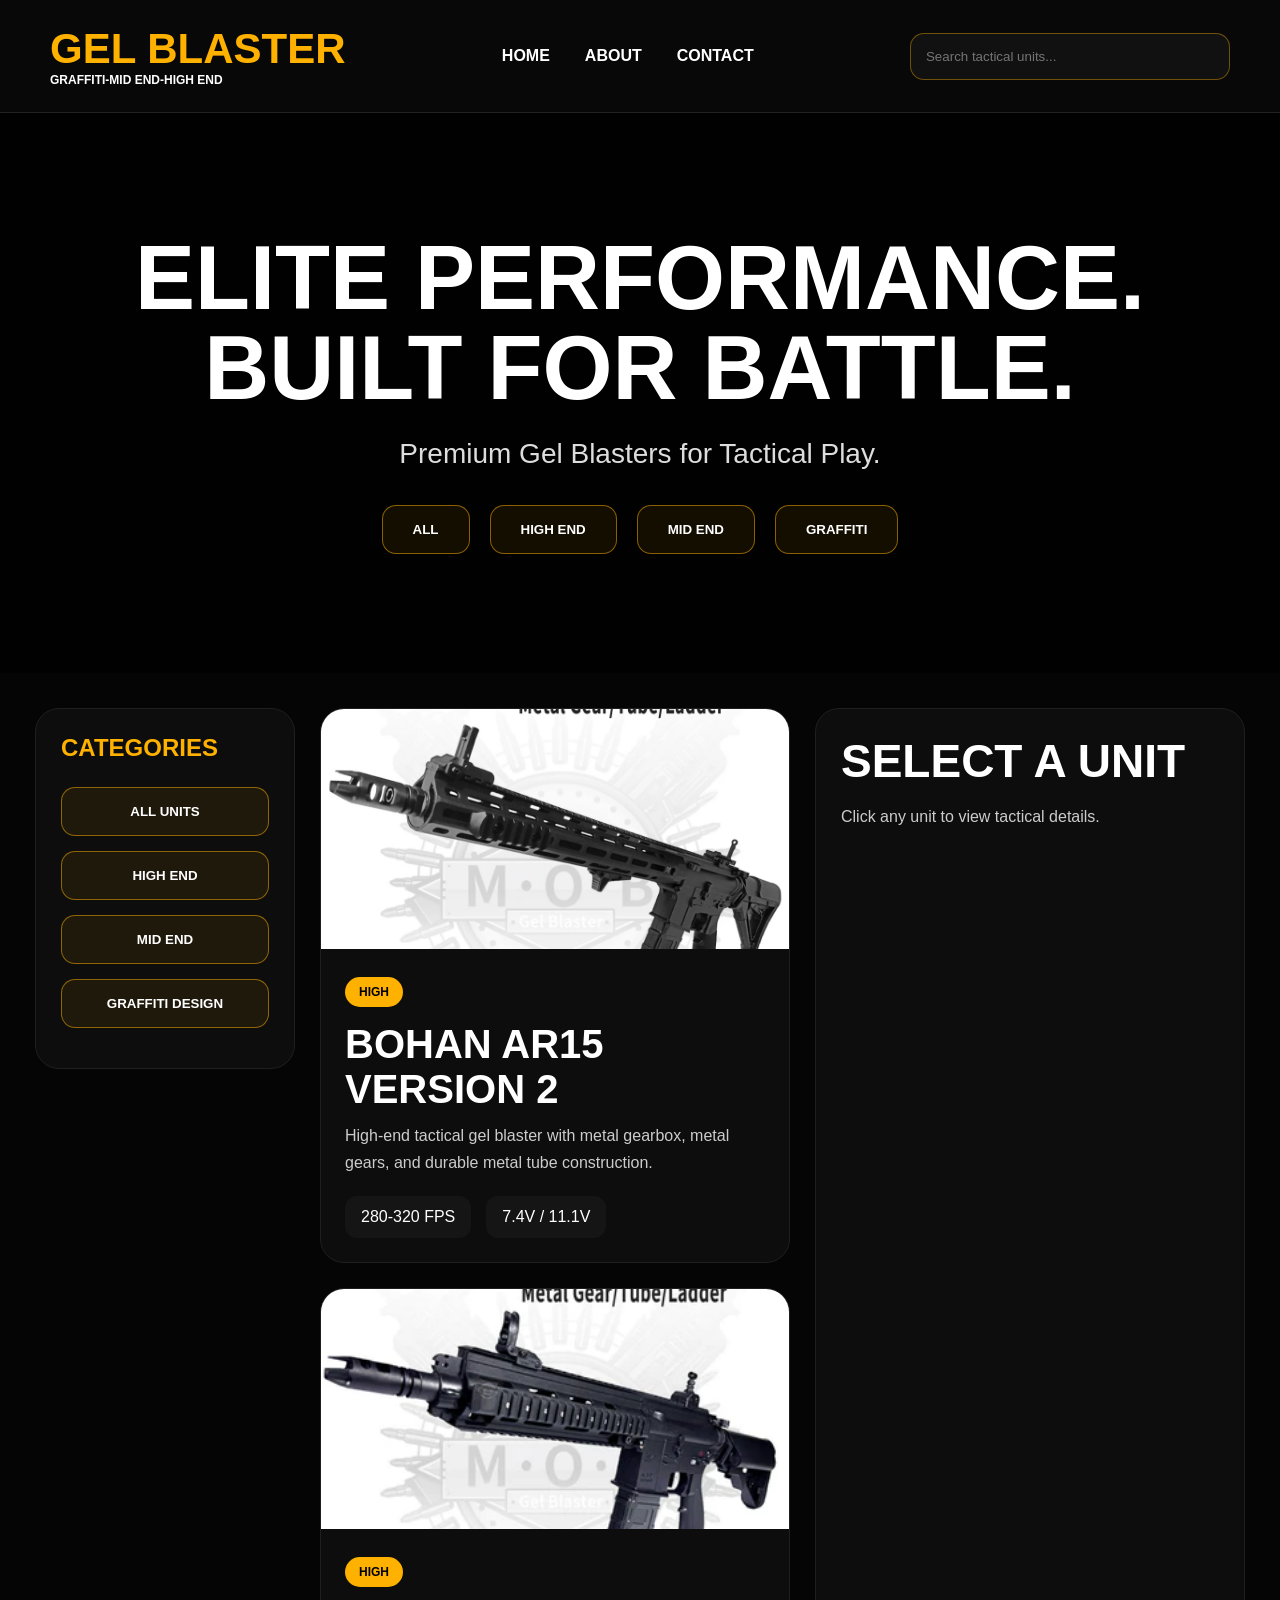
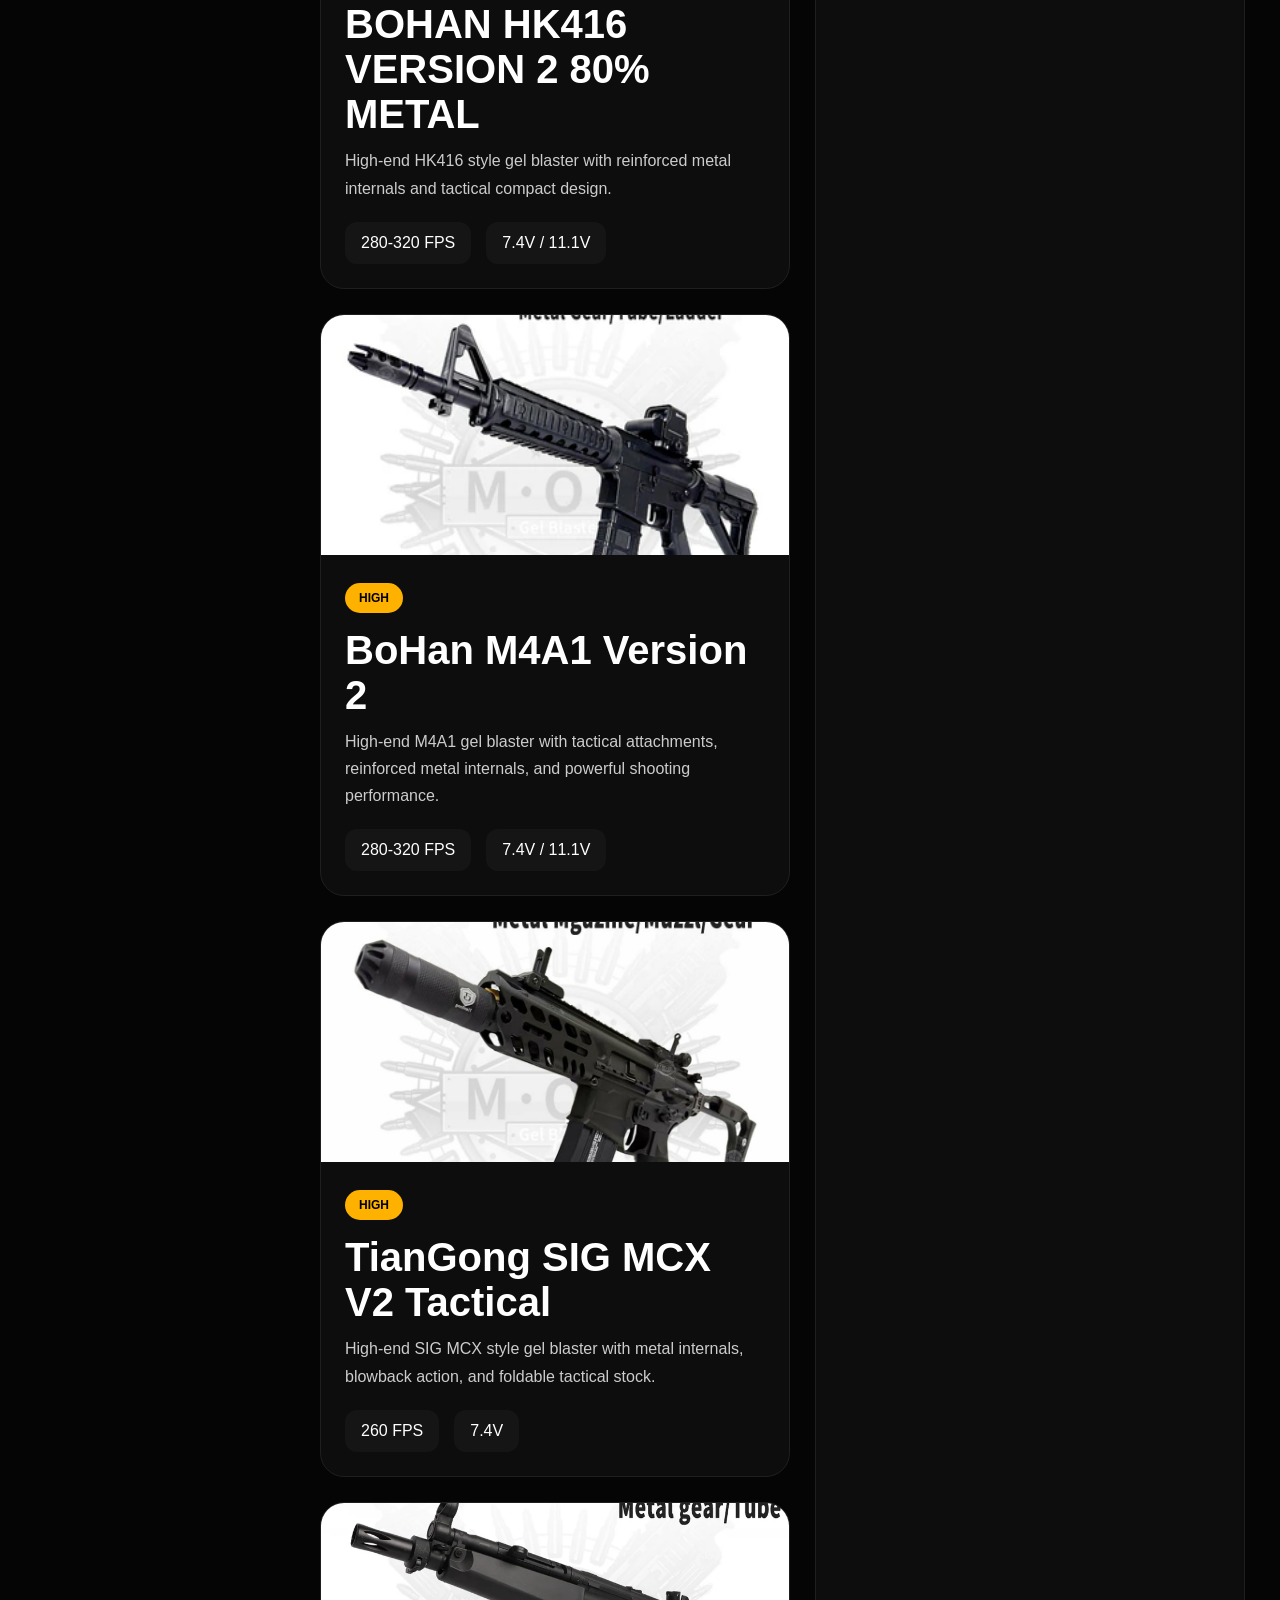
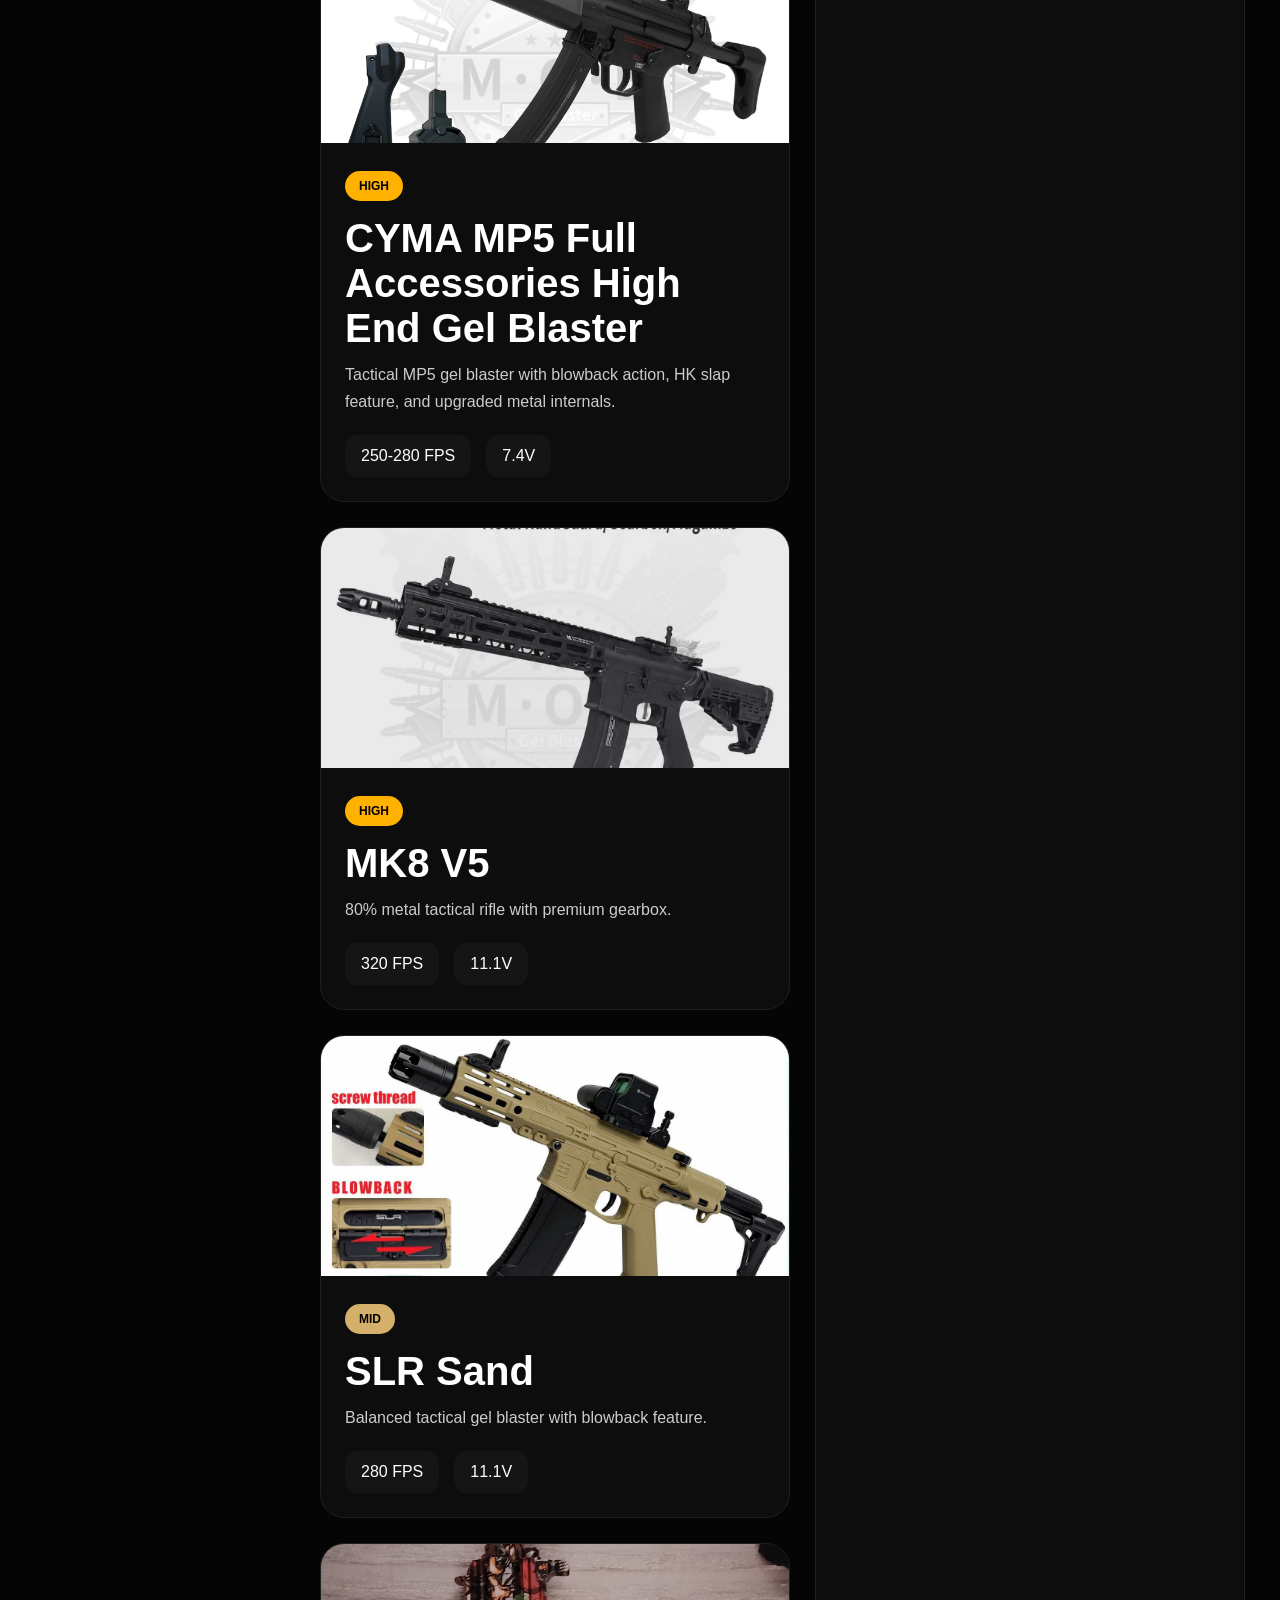
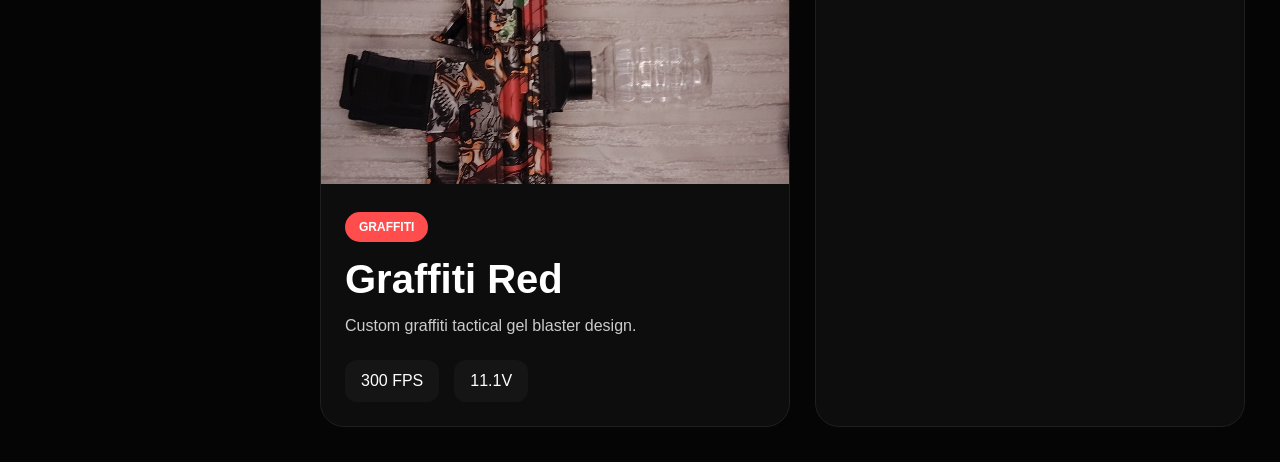
<file: index.html>
<!DOCTYPE html>
<html lang="en">
<head>
<meta charset="UTF-8">
<meta name="viewport" content="width=device-width, initial-scale=1.0">
<title>MOB Tactical Catalog</title>
<link rel="stylesheet" href="style.css">
</head>
<body>

<nav class="navbar">
<div class="logo">GEL BLASTER <span>GRAFFITI-MID END-HIGH END</span></div>

<ul class="nav-links">
<li><a class="active" href="index.html">HOME</a></li>
<li><a href="about.html">ABOUT</a></li>
<li><a href="contact.html">CONTACT</a></li>
</ul>

<input type="text" id="searchBar" class="search" placeholder="Search tactical units...">
</nav>

<header class="hero">
<div class="hero-content">
<h1>ELITE PERFORMANCE.<br>BUILT FOR BATTLE.</h1>
<p>Premium Gel Blasters for Tactical Play.</p>

<div class="hero-buttons">
<button onclick="filterUnits('all')">ALL</button>
<button onclick="filterUnits('high')">HIGH END</button>
<button onclick="filterUnits('mid')">MID END</button>
<button onclick="filterUnits('graffiti')">GRAFFITI</button>
</div>
</div>
</header>

<section class="main-layout">

<aside class="sidebar">
<h2>CATEGORIES</h2>

<button onclick="filterUnits('all')">ALL UNITS</button>
<button onclick="filterUnits('high')">HIGH END</button>
<button onclick="filterUnits('mid')">MID END</button>
<button onclick="filterUnits('graffiti')">GRAFFITI DESIGN</button>
</aside>

<div class="catalog-grid" id="catalogGrid"></div>

<div class="details-panel" id="detailsPanel">
<h2>SELECT A UNIT</h2>
<p>Click any unit to view tactical details.</p>
</div>

</section>

<div id="zoomModal" class="zoom-modal">
<span class="closeZoom" onclick="closeZoom()">×</span>
<img id="zoomedImage">
</div>

<script src="data.js"></script>
<script src="script.js"></script>

</body>
</html>
</file>
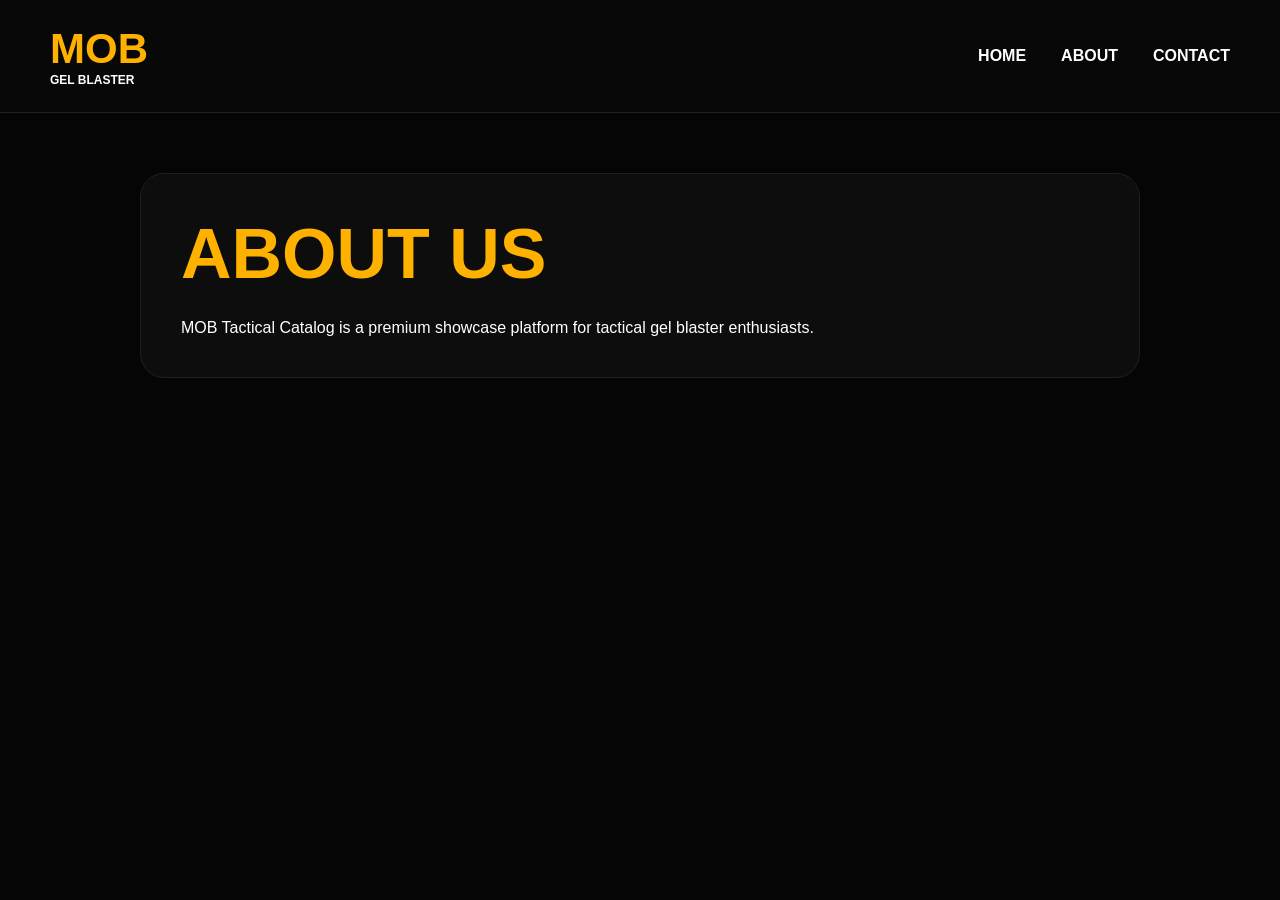
<file: about.html>
<!DOCTYPE html>
<html><head><link rel="stylesheet" href="style.css"></head>
<body>
<nav class="navbar">
<div class="logo">MOB <span>GEL BLASTER</span></div>
<ul class="nav-links">
<li><a href="index.html">HOME</a></li>
<li><a class="active" href="about.html">ABOUT</a></li>
<li><a href="contact.html">CONTACT</a></li>
</ul>
</nav>

<section class="page-section">
<div class="page-card">
<h1>ABOUT US</h1>
<p>MOB Tactical Catalog is a premium showcase platform for tactical gel blaster enthusiasts.</p>
</div>
</section>
</body></html>
</file>
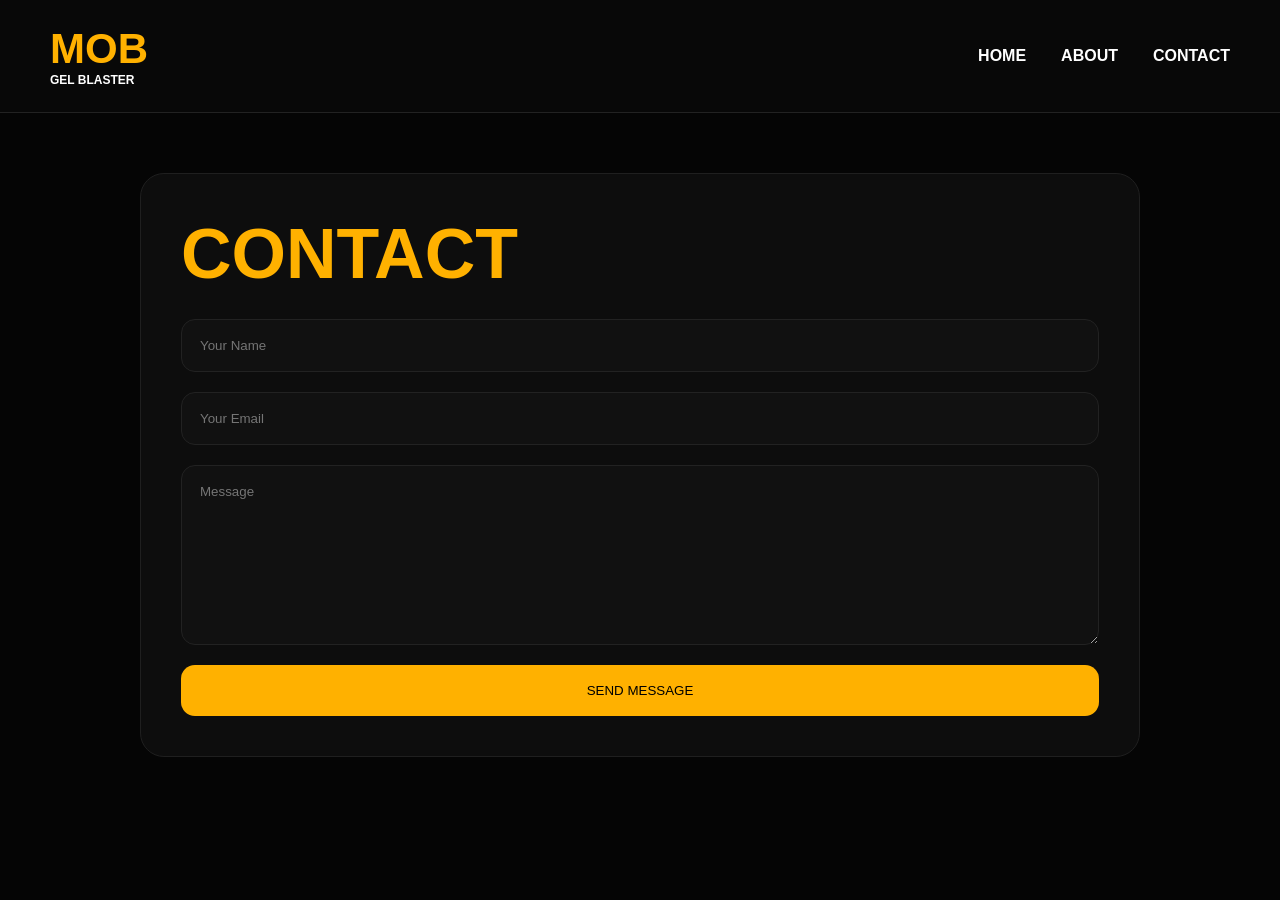
<file: contact.html>
<!DOCTYPE html>
<html><head><link rel="stylesheet" href="style.css"></head>
<body>
<nav class="navbar">
<div class="logo">MOB <span>GEL BLASTER</span></div>
<ul class="nav-links">
<li><a href="index.html">HOME</a></li>
<li><a href="about.html">ABOUT</a></li>
<li><a class="active" href="contact.html">CONTACT</a></li>
</ul>
</nav>

<section class="page-section">
<div class="page-card">
<h1>CONTACT</h1>
<form class="contact-form">
<input placeholder="Your Name">
<input placeholder="Your Email">
<textarea placeholder="Message"></textarea>
<button>SEND MESSAGE</button>
</form>
</div>
</section>
</body></html>
</file>
<file: style.css>
*{margin:0;padding:0;box-sizing:border-box;font-family:Arial,sans-serif}
body{background:#050505;color:white;overflow-x:hidden}
.navbar{display:flex;justify-content:space-between;align-items:center;padding:25px 50px;background:#080808;border-bottom:1px solid #222;position:sticky;top:0;z-index:999}
.logo{font-size:42px;font-weight:900;color:#ffb100}.logo span{display:block;font-size:12px;color:#fff}
.nav-links{display:flex;gap:35px;list-style:none}
.nav-links a{text-decoration:none;color:white;font-weight:bold}
.nav-links a:hover,.active{color:#ffb100}
.search{width:320px;padding:15px;background:#111;border:1px solid rgba(255,177,0,.4);border-radius:14px;color:white}
.hero{height:560px;background:linear-gradient(rgba(0,0,0,.75),rgba(0,0,0,.88)),url('https://images.unsplash.com/photo-1511512578047-dfb367046420?q=80&w=1600&auto=format&fit=crop') center/cover;display:flex;justify-content:center;align-items:center;text-align:center}
.hero h1{font-size:90px;line-height:1;margin-bottom:25px;font-weight:900}
.hero p{font-size:28px;color:#ddd;margin-bottom:35px}
.hero-buttons{display:flex;justify-content:center;gap:20px;flex-wrap:wrap}
.hero-buttons button,.sidebar button{padding:16px 30px;background:rgba(255,177,0,.08);border:1px solid rgba(255,177,0,.5);border-radius:14px;color:white;font-weight:bold;cursor:pointer}
.main-layout{display:grid;grid-template-columns:260px 1fr 430px;gap:25px;padding:35px}
.sidebar,.card,.details-panel,.page-card{background:#0d0d0d;border:1px solid #1f1f1f;border-radius:24px}
.sidebar{padding:25px;height:fit-content}
.sidebar h2{color:#ffb100;margin-bottom:25px}
.sidebar button{width:100%;margin-bottom:15px}
.catalog-grid{display:grid;grid-template-columns:repeat(auto-fit,minmax(300px,1fr));gap:25px}
.card{overflow:hidden;transition:.3s;cursor:pointer}
.card:hover{transform:translateY(-10px);box-shadow:0 15px 35px rgba(255,177,0,.15)}
.card img{width:100%;height:240px;object-fit:cover}
.card-content{padding:24px}
.badge{display:inline-block;padding:8px 14px;background:#ffb100;color:black;font-size:12px;font-weight:bold;border-radius:30px;margin-bottom:15px}
.mid{background:#d4b06a}.graffiti{background:#ff4d4d;color:white}
.card h2{font-size:40px;margin-bottom:10px}
.card p{color:#ccc;line-height:1.7;margin-bottom:20px}
.stats{display:flex;gap:15px}
.stats div{background:#151515;padding:12px 16px;border-radius:12px}
.details-panel{padding:25px}
.slider{position:relative;margin-bottom:20px}
.slider img{width:100%;height:260px;object-fit:cover;border-radius:18px}
.arrow{position:absolute;top:50%;transform:translateY(-50%);width:45px;height:45px;border:none;border-radius:50%;background:rgba(0,0,0,.7);color:white;font-size:20px;cursor:pointer}
.left{left:10px}.right{right:10px}
.zoom-btn{width:100%;padding:14px;margin-top:15px;background:#ffb100;border:none;border-radius:12px;font-weight:bold;cursor:pointer}
.details-panel h2{font-size:46px;margin-bottom:15px}
.details-panel p{color:#ccc;line-height:1.7;margin-bottom:20px}
.features li,.freebies li{margin-bottom:10px;color:#ddd}
.page-section{padding:60px 20px}
.page-card{max-width:1000px;margin:auto;padding:40px}
.page-card h1{font-size:70px;color:#ffb100;margin-bottom:25px}
.contact-form{display:flex;flex-direction:column;gap:20px}
.contact-form input,.contact-form textarea{padding:18px;background:#111;border:1px solid #222;border-radius:14px;color:white}
.contact-form textarea{height:180px}
.contact-form button{padding:18px;background:#ffb100;border:none;border-radius:14px}
.zoom-modal{display:none;position:fixed;z-index:9999;left:0;top:0;width:100%;height:100%;background:rgba(0,0,0,.95);justify-content:center;align-items:center}
.zoom-modal img{max-width:90%;max-height:90%}
.closeZoom{position:absolute;top:20px;right:35px;font-size:50px;color:white;cursor:pointer}
@media(max-width:1200px){.main-layout{grid-template-columns:1fr}.hero h1{font-size:60px}.navbar{flex-direction:column;gap:20px}}
</file>
